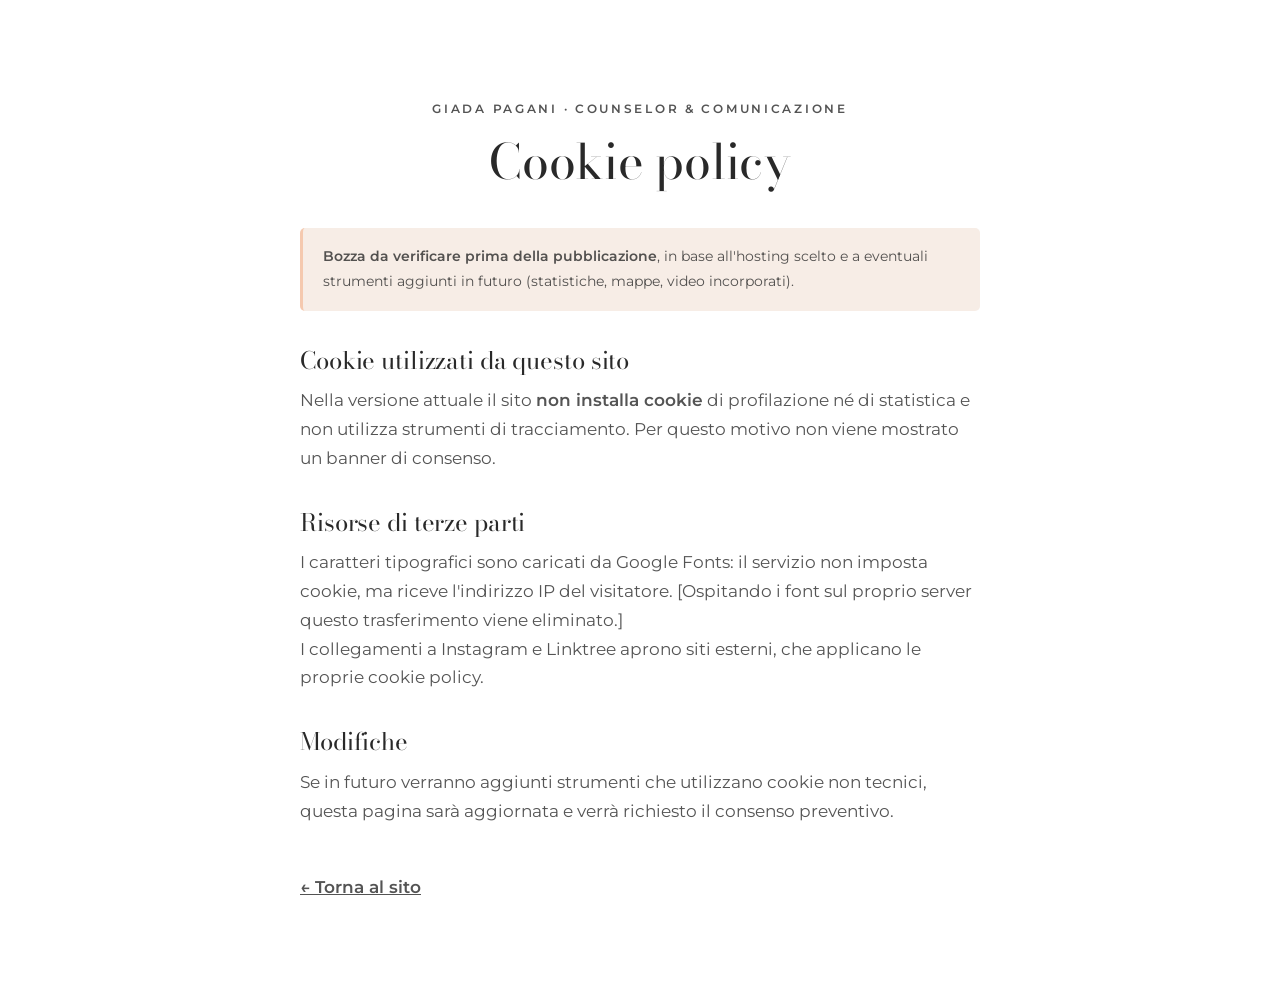
<file: cookie-policy.html>
<!DOCTYPE html>
<html lang="it">
<head>
  <meta charset="UTF-8">
  <meta name="viewport" content="width=device-width, initial-scale=1">
  <title>Cookie Policy | Giada Pagani</title>
  <meta name="robots" content="noindex">
  <link rel="preconnect" href="https://fonts.googleapis.com">
  <link rel="preconnect" href="https://fonts.gstatic.com" crossorigin>
  <link href="https://fonts.googleapis.com/css2?family=Bodoni+Moda:opsz,wght@6..96,400;6..96,500&family=Montserrat:wght@400;500;600&display=swap" rel="stylesheet">
  <link rel="stylesheet" href="styles.css">
  <style>
    .legal { max-width: 760px; margin-inline: auto; }
    .legal h1 { font-size: var(--fs-h2); text-align: center; margin-bottom: 2.5rem; }
    .legal h2 { font-size: 1.5rem; margin: 2.25rem 0 .75rem; }
    .legal p, .legal li { color: var(--text-soft); }
    .draft { padding: 1rem 1.25rem; background: var(--ivory); border-left: 3px solid var(--peach); border-radius: var(--radius); font-size: .9rem; }
    .back { display: inline-block; margin-top: 3rem; font-weight: 600; }
  </style>
</head>
<body>
  <main class="section">
    <div class="container legal">
      <p class="eyebrow" style="text-align:center;margin-bottom:1rem">Giada Pagani · Counselor &amp; Comunicazione</p>
      <h1>Cookie policy</h1>

      <p class="draft"><strong>Bozza da verificare prima della pubblicazione</strong>, in base all'hosting scelto e a eventuali strumenti aggiunti in futuro (statistiche, mappe, video incorporati).</p>

      <h2>Cookie utilizzati da questo sito</h2>
      <p>Nella versione attuale il sito <strong>non installa cookie</strong> di profilazione né di statistica e non utilizza strumenti di tracciamento. Per questo motivo non viene mostrato un banner di consenso.</p>

      <h2>Risorse di terze parti</h2>
      <p>I caratteri tipografici sono caricati da Google Fonts: il servizio non imposta cookie, ma riceve l'indirizzo IP del visitatore. [Ospitando i font sul proprio server questo trasferimento viene eliminato.]</p>
      <p>I collegamenti a Instagram e Linktree aprono siti esterni, che applicano le proprie cookie policy.</p>

      <h2>Modifiche</h2>
      <p>Se in futuro verranno aggiunti strumenti che utilizzano cookie non tecnici, questa pagina sarà aggiornata e verrà richiesto il consenso preventivo.</p>

      <p><a class="back" href="index.html">← Torna al sito</a></p>
    </div>
  </main>
</body>
</html>
</file>
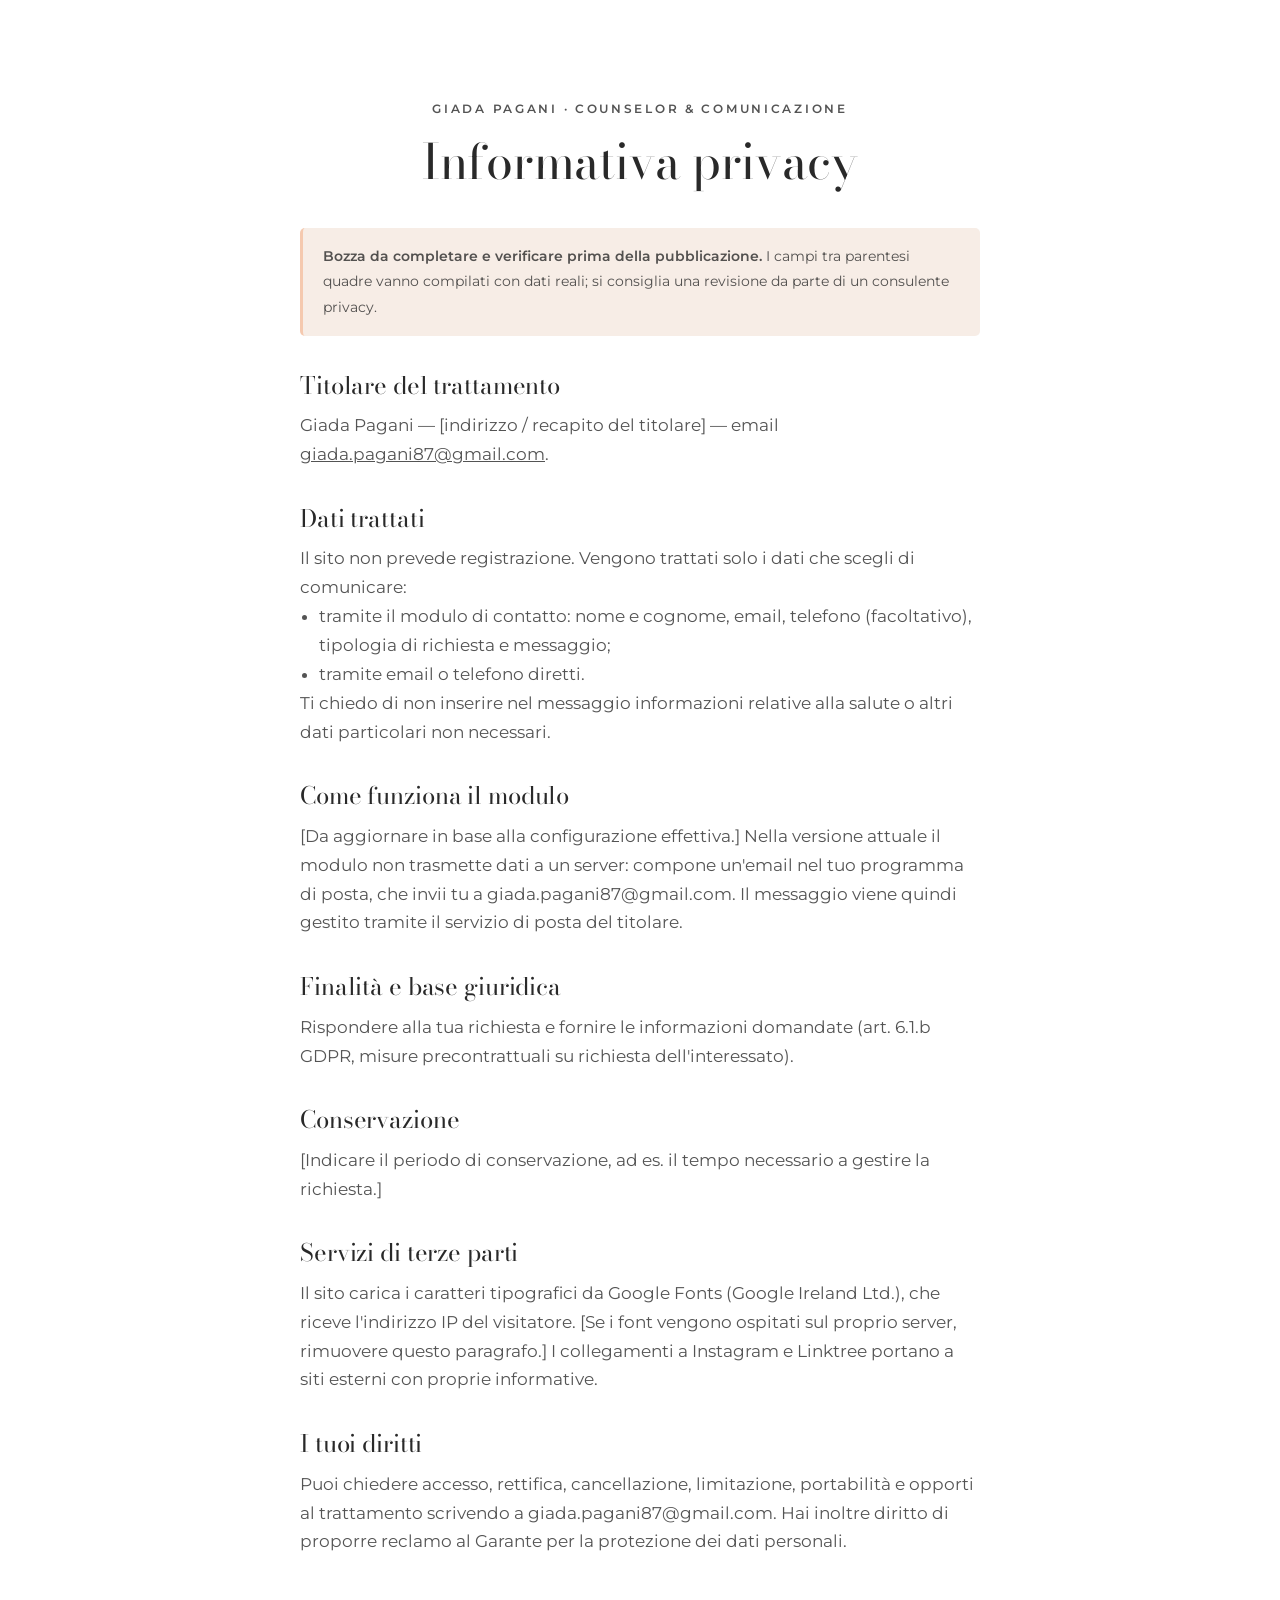
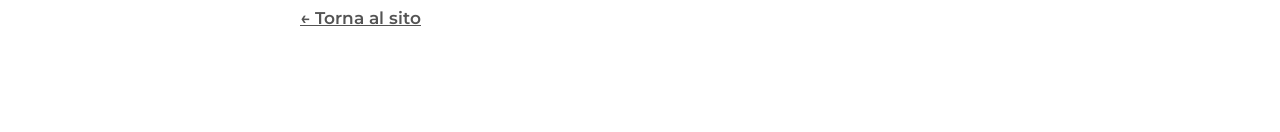
<file: privacy-policy.html>
<!DOCTYPE html>
<html lang="it">
<head>
  <meta charset="UTF-8">
  <meta name="viewport" content="width=device-width, initial-scale=1">
  <title>Privacy Policy | Giada Pagani</title>
  <meta name="robots" content="noindex">
  <link rel="preconnect" href="https://fonts.googleapis.com">
  <link rel="preconnect" href="https://fonts.gstatic.com" crossorigin>
  <link href="https://fonts.googleapis.com/css2?family=Bodoni+Moda:opsz,wght@6..96,400;6..96,500&family=Montserrat:wght@400;500;600&display=swap" rel="stylesheet">
  <link rel="stylesheet" href="styles.css">
  <style>
    .legal { max-width: 760px; margin-inline: auto; }
    .legal h1 { font-size: var(--fs-h2); text-align: center; margin-bottom: 2.5rem; }
    .legal h2 { font-size: 1.5rem; margin: 2.25rem 0 .75rem; }
    .legal p, .legal li { color: var(--text-soft); }
    .legal ul { padding-left: 1.2rem; }
    .draft { padding: 1rem 1.25rem; background: var(--ivory); border-left: 3px solid var(--peach); border-radius: var(--radius); font-size: .9rem; }
    .back { display: inline-block; margin-top: 3rem; font-weight: 600; }
  </style>
</head>
<body>
  <main class="section">
    <div class="container legal">
      <p class="eyebrow" style="text-align:center;margin-bottom:1rem">Giada Pagani · Counselor &amp; Comunicazione</p>
      <h1>Informativa privacy</h1>

      <p class="draft"><strong>Bozza da completare e verificare prima della pubblicazione.</strong> I campi tra parentesi quadre vanno compilati con dati reali; si consiglia una revisione da parte di un consulente privacy.</p>

      <h2>Titolare del trattamento</h2>
      <p>Giada Pagani — [indirizzo / recapito del titolare] — email <a href="mailto:giada.pagani87@gmail.com">giada.pagani87@gmail.com</a>.</p>

      <h2>Dati trattati</h2>
      <p>Il sito non prevede registrazione. Vengono trattati solo i dati che scegli di comunicare:</p>
      <ul>
        <li>tramite il modulo di contatto: nome e cognome, email, telefono (facoltativo), tipologia di richiesta e messaggio;</li>
        <li>tramite email o telefono diretti.</li>
      </ul>
      <p>Ti chiedo di non inserire nel messaggio informazioni relative alla salute o altri dati particolari non necessari.</p>

      <h2>Come funziona il modulo</h2>
      <p>[Da aggiornare in base alla configurazione effettiva.] Nella versione attuale il modulo non trasmette dati a un server: compone un'email nel tuo programma di posta, che invii tu a giada.pagani87@gmail.com. Il messaggio viene quindi gestito tramite il servizio di posta del titolare.</p>

      <h2>Finalità e base giuridica</h2>
      <p>Rispondere alla tua richiesta e fornire le informazioni domandate (art. 6.1.b GDPR, misure precontrattuali su richiesta dell'interessato).</p>

      <h2>Conservazione</h2>
      <p>[Indicare il periodo di conservazione, ad es. il tempo necessario a gestire la richiesta.]</p>

      <h2>Servizi di terze parti</h2>
      <p>Il sito carica i caratteri tipografici da Google Fonts (Google Ireland Ltd.), che riceve l'indirizzo IP del visitatore. [Se i font vengono ospitati sul proprio server, rimuovere questo paragrafo.] I collegamenti a Instagram e Linktree portano a siti esterni con proprie informative.</p>

      <h2>I tuoi diritti</h2>
      <p>Puoi chiedere accesso, rettifica, cancellazione, limitazione, portabilità e opporti al trattamento scrivendo a giada.pagani87@gmail.com. Hai inoltre diritto di proporre reclamo al Garante per la protezione dei dati personali.</p>

      <p><a class="back" href="index.html">← Torna al sito</a></p>
    </div>
  </main>
</body>
</html>
</file>
<file: styles.css>
/* ==========================================================
   DOTT.SSA GIADA PAGANI — Counselor & Comunicazione
   Editorial Minimalism × Narrative Elegance × Human Connection
   ========================================================== */

:root {
  /* Palette (esclusiva) */
  --white:    #FFFFFF;
  --ivory:    #F7EDE6;
  --sage:     #C8CFB7;
  --peach:    #F5C9AF;
  --aqua:     #91BFC4;
  --charcoal: #292929;

  --accent: var(--aqua);
  --accent-soft: color-mix(in srgb, var(--aqua) 30%, var(--white));

  /* Derivati per trasparenza (stesse tinte della palette) */
  --line:        rgba(41, 41, 41, .13);
  --line-strong: rgba(41, 41, 41, .26);
  --text-soft:   rgba(41, 41, 41, .8);

  --serif: "Bodoni Moda", "Didot", "Bodoni 72", Georgia, serif;
  --sans:  "Montserrat", system-ui, -apple-system, "Segoe UI", Arial, sans-serif;

  /* Scala tipografica fluida */
  --fs-h1:      clamp(2.15rem, 1.2rem + 3.6vw, 4.4rem);    /* 34 → 70 */
  --fs-h2:      clamp(1.85rem, 1.35rem + 2.1vw, 3.125rem); /* 30 → 50 */
  --fs-h3:      clamp(1.45rem, 1.3rem + .6vw, 1.875rem);   /* 23 → 30 */
  --fs-body:    clamp(.9375rem, .9rem + .2vw, 1.0313rem);  /* 15 → 16.5 */
  --fs-eyebrow: clamp(.6875rem, .65rem + .15vw, .78rem);   /* 11 → 12.5 */
  --fs-btn:     .8438rem;

  --container: 1220px;
  --gutter: clamp(1.25rem, 4vw, 2.5rem);
  --section-y: clamp(4.25rem, 3rem + 4vw, 6.25rem);
  --radius: 5px;
  --header-h: 76px;

  --ease: cubic-bezier(.22, .61, .36, 1);
}

/* ---------- Reset essenziale ---------- */
*, *::before, *::after { box-sizing: border-box; }
html {
  scroll-behavior: smooth;
  scroll-padding-top: var(--header-h);
  -webkit-text-size-adjust: 100%;
}
body {
  margin: 0;
  font-family: var(--sans);
  font-size: var(--fs-body);
  font-weight: 400;
  line-height: 1.75;
  color: var(--charcoal);
  background: var(--white);
  -webkit-font-smoothing: antialiased;
  overflow-x: hidden;
}
img { display: block; max-width: 100%; height: auto; }
a { color: inherit; }
h1, h2, h3, p, ul, ol, figure, address { margin: 0; }
address { font-style: normal; }
ul[role="list"], ol[role="list"] { list-style: none; padding: 0; }
strong { font-weight: 600; }
button, input, select, textarea { font: inherit; color: inherit; }

.visually-hidden {
  position: absolute !important;
  width: 1px; height: 1px;
  padding: 0; margin: -1px;
  overflow: hidden; clip: rect(0 0 0 0);
  white-space: nowrap; border: 0;
}
.skip-link {
  position: absolute; left: 1rem; top: -100px; z-index: 200;
  background: var(--charcoal); color: var(--white);
  padding: .75rem 1.1rem; border-radius: var(--radius);
  font-weight: 600; font-size: .875rem; text-decoration: none;
}
.skip-link:focus { top: 1rem; }

:focus-visible {
  outline: 2px solid var(--charcoal);
  outline-offset: 3px;
  border-radius: 2px;
}

/* ---------- Layout ---------- */
.container {
  width: 100%;
  max-width: calc(var(--container) + var(--gutter) * 2);
  margin-inline: auto;
  padding-inline: var(--gutter);
}
.container.narrow { max-width: calc(820px + var(--gutter) * 2); }

.section { padding-block: var(--section-y); position: relative; }
.section-compact { padding-block: clamp(3.75rem, 2.8rem + 3vw, 5rem); }

/* Alternanza di due soli sfondi: bianco e avorio */
.bg-white { background: var(--white); }
.bg-ivory { background: var(--ivory); }

/* ---------- Tipografia ---------- */
h1, h2, h3 {
  font-family: var(--serif);
  font-weight: 400;
  color: var(--charcoal);
  letter-spacing: -.005em;
}
h1 { font-size: var(--fs-h1); line-height: 1.1; }
h2 { font-size: var(--fs-h2); line-height: 1.14; text-wrap: balance; }
h3 { font-size: var(--fs-h3); line-height: 1.22; font-weight: 500; }
em { font-style: italic; }

.eyebrow {
  font-family: var(--sans);
  font-size: var(--fs-eyebrow);
  font-weight: 600;
  letter-spacing: .22em;
  text-transform: uppercase;
  line-height: 1.6;
  color: var(--charcoal);
}

.section-head {
  text-align: center;
  max-width: 780px;
  margin: 0 auto clamp(2.5rem, 2rem + 2vw, 3.75rem);
}
.section-head .eyebrow {
  display: inline-flex;
  align-items: center;
  gap: .9rem;
  margin-bottom: 1.1rem;
}
/* filetti azzurri ai lati del mini-titolo */
.section-head .eyebrow::before,
.section-head .eyebrow::after {
  content: "";
  width: 30px; height: 1.5px;
  background: var(--accent);
}

/* ---------- Pulsanti (CTA unificate, azzurro) ---------- */
.btn {
  display: inline-flex;
  align-items: center;
  justify-content: center;
  gap: .6rem;
  min-height: 50px;
  padding: .9rem 1.7rem;
  font-family: var(--sans);
  font-size: var(--fs-btn);
  font-weight: 600;
  letter-spacing: .05em;
  line-height: 1.2;
  text-align: center;
  text-decoration: none;
  white-space: nowrap;
  border-radius: var(--radius);
  border: 1.5px solid transparent;
  cursor: pointer;
  transition: background-color .35s var(--ease), color .35s var(--ease),
              border-color .35s var(--ease), transform .35s var(--ease), box-shadow .35s var(--ease);
}
.btn-primary {
  background: var(--accent);
  color: var(--charcoal);
  border-color: var(--accent);
}
.btn-primary:hover {
  background: var(--charcoal);
  border-color: var(--charcoal);
  color: var(--white);
  transform: translateY(-2px);
  box-shadow: 0 10px 20px -14px rgba(41, 41, 41, .7);
}
.btn-outline {
  background: rgba(255, 255, 255, .55);
  color: var(--charcoal);
  border-color: var(--accent);
}
.btn-outline:hover { background: var(--accent); }
.btn-block { width: 100%; }

/* ==========================================================
   01 · HEADER
   ========================================================== */
.site-header {
  position: sticky;
  top: 0;
  z-index: 100;
  background: var(--white);
  border-bottom: 1px solid var(--line);
}
.header-inner {
  height: var(--header-h);
  display: flex;
  align-items: center;
  gap: 1.5rem;
}
.wordmark {
  display: flex;
  flex-direction: column;
  text-decoration: none;
  line-height: 1;
  flex-shrink: 0;
}
.wordmark-name {
  font-family: var(--serif);
  font-size: 1.45rem;
  font-weight: 500;
  letter-spacing: -.005em;
  white-space: nowrap;
}
.wordmark-sub {
  margin-top: .4rem;
  font-size: .58rem;
  font-weight: 500;
  letter-spacing: .26em;
  text-transform: uppercase;
}
.main-nav { flex: 1; display: flex; justify-content: center; }
.main-nav ul {
  list-style: none; margin: 0; padding: 0;
  display: flex; gap: clamp(.85rem, 1.25vw, 1.6rem);
}
.main-nav a {
  position: relative;
  font-size: .775rem;
  font-weight: 500;
  letter-spacing: .03em;
  text-decoration: none;
  white-space: nowrap;
  padding-block: .35rem;
}
.main-nav ul a::after {
  content: "";
  position: absolute; left: 0; right: 0; bottom: 0;
  height: 1.5px; background: var(--accent);
  transform: scaleX(0); transform-origin: left;
  transition: transform .4s var(--ease);
}
.main-nav ul a:hover::after,
.main-nav ul a[aria-current="true"]::after { transform: scaleX(1); }
.header-cta { min-height: 42px; padding: .65rem 1.15rem; font-size: .78rem; flex-shrink: 0; }
.nav-cta-mobile, .nav-toggle { display: none; }

/* Menu hamburger solo su mobile/tablet: sotto i 1180px le 8 voci non stanno su una riga */
@media (max-width: 1179px) {
  :root { --header-h: 68px; }
  .header-cta { display: none; }
  .nav-toggle {
    display: inline-flex; flex-direction: column; justify-content: center; gap: 7px;
    margin-left: auto;
    width: 46px; height: 46px; padding: 0 11px;
    background: transparent; border: 1px solid var(--line-strong); border-radius: var(--radius);
    cursor: pointer;
  }
  .nav-toggle-bar {
    display: block; height: 1.5px; width: 100%;
    background: var(--charcoal);
    transition: transform .35s var(--ease);
  }
  .nav-toggle[aria-expanded="true"] .nav-toggle-bar:nth-child(2) { transform: translateY(4.25px) rotate(45deg); }
  .nav-toggle[aria-expanded="true"] .nav-toggle-bar:nth-child(3) { transform: translateY(-4.25px) rotate(-45deg); }

  .main-nav {
    position: fixed;
    top: var(--header-h); left: 0; right: 0; bottom: 0;
    background: var(--white);
    padding: 1.25rem var(--gutter) 2.5rem;
    flex-direction: column; justify-content: flex-start;
    overflow-y: auto;
    opacity: 0; visibility: hidden;
    transform: translateY(-8px);
    transition: opacity .35s var(--ease), transform .35s var(--ease), visibility 0s linear .35s;
  }
  .main-nav.is-open {
    opacity: 1; visibility: visible; transform: none;
    transition: opacity .35s var(--ease), transform .35s var(--ease), visibility 0s;
  }
  .main-nav ul { flex-direction: column; gap: 0; }
  .main-nav li { border-bottom: 1px solid var(--line); }
  .main-nav ul a {
    display: block;
    padding: .8rem 0;
    font-family: var(--serif);
    font-size: 1.45rem;
    font-weight: 400;
    letter-spacing: 0;
  }
  .main-nav ul a::after { display: none; }
  .nav-cta-mobile { display: inline-flex; margin-top: 1.75rem; }
  body.nav-open { overflow: hidden; }
}
@media (max-width: 380px) {
  .wordmark-name { font-size: 1.25rem; }
  .wordmark-sub { font-size: .52rem; letter-spacing: .2em; }
}

/* ==========================================================
   02 · HERO
   ========================================================== */
.hero {
  position: relative;
  isolation: isolate;
  display: grid;
  place-items: center;
  min-height: clamp(520px, calc(100svh - var(--header-h)), 780px);
  padding-block: clamp(4.5rem, 3rem + 6vw, 7rem);
  background: var(--ivory);
  overflow: hidden;
}
.hero-media { position: absolute; inset: 0; z-index: -2; }
.hero-media.is-missing { display: none; }
.hero-media img {
  width: 100%; height: 100%;
  object-fit: cover;
  object-position: 45% 55%; /* punto focale: le mani */
}
/* overlay bianco più leggero ai bordi: la fotografia resta visibile */
.hero-overlay {
  position: absolute; inset: 0; z-index: -1;
  background:
    radial-gradient(ellipse 70% 65% at 50% 50%, rgba(255,255,255,.84) 0%, rgba(255,255,255,.68) 60%, rgba(255,255,255,.5) 100%);
}
.hero-content {
  text-align: center;
  max-width: calc(1000px + var(--gutter) * 2);
  display: flex; flex-direction: column; align-items: center;
}
.hero .eyebrow { margin-bottom: clamp(1.25rem, 1rem + 1vw, 1.75rem); }
.h1-line { display: block; text-wrap: balance; }
.h1-accent {
  color: var(--accent);
  font-style: italic;
  font-weight: 600;
  /* alone bianco morbido: separa l'azzurro dalla fotografia */
  text-shadow: 0 0 22px rgba(255,255,255,.95), 0 0 6px rgba(255,255,255,.9);
}
@media (min-width: 900px) {
  .h1-line { white-space: nowrap; } /* desktop: titolo sempre su due righe */
}
.hero-lead {
  margin-top: clamp(1.3rem, 1rem + 1vw, 1.8rem);
  max-width: 600px;
  font-size: clamp(1rem, .95rem + .3vw, 1.15rem);
  font-weight: 500;
  line-height: 1.7;
  color: var(--charcoal);
}
.hero-actions {
  margin-top: clamp(2rem, 1.6rem + 1.2vw, 2.6rem);
  display: flex; flex-wrap: wrap; justify-content: center; gap: .9rem;
}
@media (max-width: 640px) {
  .hero { min-height: auto; padding-block: 4.25rem 4.5rem; }
  .hero-media img { object-position: 44% 60%; }
  .hero-actions { flex-direction: column; width: 100%; max-width: 340px; }
  .hero-actions .btn { width: 100%; }
}

/* ==========================================================
   03 · CHI SONO
   ========================================================== */
.about {
  display: grid;
  grid-template-columns: minmax(0, 4fr) minmax(0, 7fr);
  grid-template-areas:
    "head  head"
    "photo text";
  column-gap: clamp(2.5rem, 2rem + 4vw, 5.5rem);
  align-items: center;
}
.about-head { grid-area: head; }
.about-photo {
  grid-area: photo;
  position: relative;
  width: min(100%, 320px);
  justify-self: center;
  align-self: start; /* desktop: foto allineata più in alto rispetto al testo */
  margin-top: 1.5rem;
  aspect-ratio: 1;
}
.about-photo img {
  position: relative;
  width: 100%; height: 100%;
  object-fit: cover;
  border-radius: 50%;
}
.about-ring {
  position: absolute;
  inset: -14px -14px auto auto;
  width: 100%; aspect-ratio: 1;
  border-radius: 50%;
  border: 1.5px solid var(--accent);
}
.about-photo::before {
  content: "";
  position: absolute;
  width: 30%; aspect-ratio: 1;
  left: -6%; bottom: 2%;
  border-radius: 50%;
  background: var(--accent-soft);
}
.about-text { grid-area: text; max-width: 640px; color: var(--charcoal); }
.about-text p + p { margin-top: 1.05rem; }

@media (max-width: 860px) {
  .about {
    grid-template-columns: 1fr;
    grid-template-areas: "photo" "head" "text";
  }
  .about-photo { width: 200px; margin-top: 0; margin-bottom: 2.25rem; }
  .about-photo .about-ring { inset: -10px -10px auto auto; }
  .about-head { margin-bottom: 2rem; }
  .about-text { margin-inline: auto; }
}

/* ==========================================================
   04 · A CHI MI RIVOLGO
   ========================================================== */
.target-grid {
  display: grid;
  grid-template-columns: repeat(3, minmax(0, 1fr));
  gap: clamp(1.25rem, 1rem + 1vw, 2rem);
}
.target-card {
  position: relative;
  background: var(--white);
  border: 1px solid var(--line);
  border-radius: var(--radius);
  padding: clamp(2rem, 1.6rem + 1.4vw, 2.75rem);
  transition: transform .45s var(--ease), border-color .45s var(--ease);
}
.target-card::before {
  content: "";
  position: absolute; left: -1px; right: -1px; top: -1px;
  height: 4px;
  border-radius: var(--radius) var(--radius) 0 0;
  background: var(--accent);
}
.target-card:hover { transform: translateY(-4px); border-color: var(--line-strong); }
.card-icon {
  display: grid; place-items: center;
  width: 58px; height: 58px;
  border-radius: 50%;
  background: var(--accent-soft);
  margin-bottom: 1.6rem;
}
.card-icon svg, .orbit-icon svg {
  width: 28px; height: 28px;
  fill: none; stroke: var(--charcoal); stroke-width: 1.3;
  stroke-linecap: round; stroke-linejoin: round;
}
.target-card h3 { margin-bottom: 1rem; }
.target-card p { color: var(--text-soft); }
.target-card p + p { margin-top: .9rem; }

.section-cta {
  display: flex; justify-content: center;
  margin-top: clamp(2.75rem, 2.2rem + 2vw, 3.75rem);
}

@media (max-width: 980px) {
  .target-grid { grid-template-columns: 1fr; max-width: 620px; margin-inline: auto; }
}

/* ==========================================================
   05 · APPROCCIO — composizione "orbitale"
   ========================================================== */
.approach-lead {
  max-width: 760px;
  margin: 0 auto clamp(3.25rem, 2.5rem + 3vw, 5rem);
  text-align: center;
  font-family: var(--serif);
  font-style: italic;
  font-size: clamp(1.15rem, 1rem + .55vw, 1.45rem);
  line-height: 1.55;
}
.orbit {
  display: grid;
  grid-template-columns: minmax(0, 1fr) minmax(250px, 330px) minmax(0, 1fr);
  grid-template-rows: auto auto;
  column-gap: clamp(2rem, 1rem + 4vw, 5rem);
  row-gap: clamp(3rem, 2rem + 3vw, 5rem);
  align-items: center;
  max-width: 1120px;
  margin-inline: auto;
}
.orbit-list { display: contents; }
.orbit-core {
  grid-column: 2; grid-row: 1 / 3;
  position: relative;
  width: 100%;
  aspect-ratio: 1;
  display: grid; place-items: center;
}
.orbit-ring { position: absolute; border-radius: 50%; }
.orbit-ring-outer { inset: 0; border: 1.5px solid var(--accent); }
.orbit-ring-dashed { inset: 9%; border: 1px dashed var(--line-strong); }
.orbit-dot {
  position: absolute;
  width: 13px; height: 13px;
  border-radius: 50%;
  background: var(--accent);
  border: 3px solid var(--white);
  box-shadow: 0 0 0 1px var(--accent);
  transform: translate(-50%, -50%);
}
.orbit-dot.d1 { top: 14.65%; left: 14.65%; }
.orbit-dot.d2 { top: 14.65%; left: 85.35%; }
.orbit-dot.d3 { top: 85.35%; left: 14.65%; }
.orbit-dot.d4 { top: 85.35%; left: 85.35%; }
.orbit-center {
  position: absolute; inset: 19%;
  border-radius: 50%;
  background: var(--ivory);
  display: flex; flex-direction: column; align-items: center; justify-content: center;
  text-align: center;
  padding: 1rem;
}
.orbit-small {
  font-size: .62rem;
  font-weight: 600;
  letter-spacing: .2em;
  text-transform: uppercase;
  margin-bottom: .5rem;
}
.orbit-word {
  font-family: var(--serif);
  font-style: italic;
  font-size: clamp(1.15rem, 1rem + .5vw, 1.45rem);
  line-height: 1.2;
}
.orbit-arrow {
  position: relative;
  width: 1.5px; height: 26px;
  margin: .45rem 0 .55rem;
  background: var(--accent);
}
.orbit-arrow::after {
  content: "";
  position: absolute; left: 50%; bottom: 0;
  width: 7px; height: 7px;
  border-right: 1.5px solid var(--accent);
  border-bottom: 1.5px solid var(--accent);
  transform: translate(-50%, 0) rotate(45deg);
}
/* ingresso: gli anelli ruotano e si assestano una sola volta */
.js .orbit-core .orbit-ring-dashed { transform: rotate(-120deg) scale(.92); transition: transform 1.6s var(--ease); }
.js .orbit-core .orbit-dot { opacity: 0; transition: opacity .6s var(--ease) .9s; }
.js .orbit-core.is-visible .orbit-ring-dashed { transform: none; }
.js .orbit-core.is-visible .orbit-dot { opacity: 1; }

.orbit-item { max-width: 360px; }
.orbit-item.o1 { grid-column: 1; grid-row: 1; text-align: right; justify-self: end; }
.orbit-item.o3 { grid-column: 1; grid-row: 2; text-align: right; justify-self: end; }
.orbit-item.o2 { grid-column: 3; grid-row: 1; }
.orbit-item.o4 { grid-column: 3; grid-row: 2; }
.orbit-icon {
  display: grid; place-items: center;
  width: 52px; height: 52px;
  border-radius: 50%;
  background: var(--accent-soft);
  margin-bottom: 1.1rem;
}
.o1 .orbit-icon, .o3 .orbit-icon { margin-left: auto; }
.orbit-icon svg { width: 25px; height: 25px; stroke-width: 1.4; }
.orbit-item h3 {
  font-size: clamp(1.3rem, 1.2rem + .45vw, 1.6rem);
  margin-bottom: .6rem;
}
.orbit-item p { color: var(--text-soft); line-height: 1.7; }

@media (max-width: 900px) {
  .orbit {
    grid-template-columns: 1fr;
    grid-template-rows: none;
    row-gap: 2.5rem;
    max-width: 560px;
  }
  .orbit-core { grid-column: auto; grid-row: auto; width: min(250px, 80%); justify-self: center; margin-bottom: .5rem; }
  .orbit-item, .orbit-item.o1, .orbit-item.o2, .orbit-item.o3, .orbit-item.o4 {
    grid-column: auto; grid-row: auto;
    text-align: center; justify-self: center; max-width: 480px;
  }
  .orbit-icon, .o1 .orbit-icon, .o3 .orbit-icon { margin-inline: auto; }
}

/* ==========================================================
   06 · SERVIZI
   ========================================================== */
.services-grid {
  display: grid;
  grid-template-columns: repeat(4, minmax(0, 1fr));
  gap: clamp(1rem, .75rem + 1vw, 1.5rem);
  align-items: stretch;
}
.service-card {
  display: flex; flex-direction: column;
  background: var(--white);
  border: 1px solid var(--line);
  border-radius: var(--radius);
  overflow: hidden;
  transition: transform .45s var(--ease), border-color .45s var(--ease), box-shadow .45s var(--ease);
}
.service-card:hover {
  transform: translateY(-4px);
  border-color: var(--line-strong);
  box-shadow: 0 18px 30px -26px rgba(41, 41, 41, .45);
}
.service-media {
  position: relative;
  aspect-ratio: 4 / 3;
  overflow: hidden;
  background: var(--accent-soft);
}
.service-media img {
  width: 100%; height: 100%;
  object-fit: cover;
  transition: transform 1.2s var(--ease);
}
.service-card:hover .service-media img { transform: scale(1.04); }
.service-body {
  flex: 1;
  display: flex; flex-direction: column;
  padding: 1.5rem 1.5rem 1.4rem;
}
.service-body h3 {
  font-size: clamp(1.25rem, 1.15rem + .3vw, 1.4rem);
  line-height: 1.25;
  margin-bottom: .8rem;
}
.service-desc {
  flex: 1;
  font-size: .9rem;
  line-height: 1.7;
  color: var(--text-soft);
  margin-bottom: 1.25rem;
}
.service-toggle {
  align-self: flex-start;
  display: inline-flex; align-items: center; gap: .65rem;
  padding: .45rem 0;
  background: none;
  border: 0;
  border-bottom: 1.5px solid var(--accent);
  font-family: var(--sans);
  font-size: .72rem;
  font-weight: 600;
  letter-spacing: .16em;
  text-transform: uppercase;
  cursor: pointer;
}
.service-more {
  display: grid;
  grid-template-rows: 0fr;
  transition: grid-template-rows .45s var(--ease);
}
.service-more.is-open { grid-template-rows: 1fr; }
.service-more-inner { overflow: hidden; }
.service-label {
  margin-top: 1.2rem;
  font-size: .68rem;
  font-weight: 600;
  letter-spacing: .2em;
  text-transform: uppercase;
}
.service-list {
  list-style: none;
  padding: 0;
  margin-top: .7rem;
  display: grid; gap: .45rem;
}
.service-list li {
  position: relative;
  padding-left: 1.3rem;
  font-size: .87rem;
  line-height: 1.55;
}
.service-list li::before {
  content: "";
  position: absolute; left: 0; top: .72em;
  width: .7rem; height: 1.5px;
  background: var(--accent);
}

@media (max-width: 1099px) {
  .services-grid { grid-template-columns: repeat(2, minmax(0, 1fr)); max-width: 760px; margin-inline: auto; }
}
@media (max-width: 599px) {
  .services-grid { grid-template-columns: 1fr; max-width: 440px; }
}

/* ==========================================================
   07 · COME FUNZIONA — timeline con avanzamento allo scroll
   ========================================================== */
.timeline-wrap {
  --dot: 58px;
  position: relative;
  max-width: 1160px;
  margin-inline: auto;
}
.timeline {
  position: relative;
  display: grid;
  grid-template-columns: repeat(4, minmax(0, 1fr));
  gap: clamp(1.5rem, 1rem + 2vw, 3rem);
  text-align: center;
}
/* linea: posizione calcolata in JS (fallback CSS) */
.timeline-track {
  position: absolute;
  top: calc(var(--dot) / 2);
  left: 12.5%; right: 12.5%;
  height: 1px;
  background: var(--line-strong);
}
.timeline-progress {
  position: absolute; left: 0; top: -1px;
  height: 3px; width: 100%;
  border-radius: 3px;
  background: var(--accent);
  transform-origin: left center;
  transform: scaleX(var(--p, 1));
}
.step { position: relative; }
.step-dot {
  position: relative;
  z-index: 1;
  display: grid; place-items: center;
  width: var(--dot); height: var(--dot);
  margin: 0 auto 1.6rem;
  border-radius: 50%;
  background: var(--white);
  border: 1.5px solid var(--accent);
  transition: background-color .5s var(--ease), transform .5s var(--ease);
}
.step-dot svg {
  width: 24px; height: 24px;
  fill: none; stroke: var(--charcoal); stroke-width: 1.4;
  stroke-linecap: round; stroke-linejoin: round;
}
.step:hover .step-dot { transform: scale(1.08); }
.step-kicker {
  font-size: var(--fs-eyebrow);
  font-weight: 600;
  letter-spacing: .2em;
  text-transform: uppercase;
  margin-bottom: .55rem;
  color: var(--text-soft);
}
.step h3 { font-size: clamp(1.3rem, 1.15rem + .5vw, 1.6rem); margin-bottom: .75rem; }
.step > p:last-child { color: var(--text-soft); max-width: 30ch; margin-inline: auto; font-size: .94em; }

/* stato "attivo" quando l'avanzamento raggiunge il passo */
.step.is-active .step-dot {
  background: var(--accent);
  animation: step-pulse 1.1s var(--ease) 1;
}
.js .step > :not(.step-dot) { opacity: .3; transform: translateY(14px); transition: opacity .7s var(--ease), transform .7s var(--ease); }
.js .step.is-active > :not(.step-dot) { opacity: 1; transform: none; }
.js .step:not(.is-active) .step-dot { border-color: var(--line-strong); }
@keyframes step-pulse {
  0%   { box-shadow: 0 0 0 0 rgba(145, 191, 196, .75); }
  100% { box-shadow: 0 0 0 18px rgba(145, 191, 196, 0); }
}

@media (max-width: 820px) {
  .timeline-wrap { --dot: 50px; max-width: 540px; }
  ol.timeline[role="list"] {
    grid-template-columns: 1fr;
    gap: 2.5rem;
    text-align: left;
    padding-left: calc(var(--dot) + 1.25rem);
  }
  .timeline-track {
    top: calc(var(--dot) / 2); bottom: calc(var(--dot) / 2);
    left: calc(var(--dot) / 2); right: auto;
    width: 1px; height: auto;
  }
  .timeline-progress {
    left: -1px; top: 0;
    width: 3px; height: 100%;
    transform-origin: center top;
    transform: scaleY(var(--p, 1));
  }
  .step-dot {
    position: absolute;
    left: calc(-1 * (var(--dot) + 1.25rem)); top: -.2rem;
    margin: 0;
  }
  .step > p:last-child { max-width: none; margin-inline: 0; }
}

/* ==========================================================
   08 · DOVE RICEVO
   ========================================================== */
#dove-ricevo .section-head { margin-bottom: 2rem; }
.address-box {
  display: flex; align-items: center; gap: 1.1rem;
  width: fit-content;
  margin-inline: auto;
  padding: 1.1rem 2rem 1.1rem 1.2rem;
  background: var(--white);
  border: 1px solid var(--line);
  border-radius: var(--radius);
}
.address-icon {
  display: grid; place-items: center;
  flex-shrink: 0;
  width: 46px; height: 46px;
  border-radius: 50%;
  background: var(--accent);
}
.address-icon svg {
  width: 21px; height: 21px;
  fill: none; stroke: var(--charcoal); stroke-width: 1.5;
  stroke-linecap: round; stroke-linejoin: round;
}
.address-label {
  display: block;
  font-size: .66rem;
  font-weight: 600;
  letter-spacing: .2em;
  text-transform: uppercase;
  line-height: 1.5;
}
.address-line {
  display: block;
  font-family: var(--serif);
  font-size: 1.4rem;
  line-height: 1.3;
}

/* ==========================================================
   09 · FAQ
   ========================================================== */
.faq { display: grid; gap: .75rem; }
.faq-item {
  background: var(--ivory);
  border-radius: var(--radius);
  padding-inline: clamp(1.1rem, .9rem + 1vw, 1.75rem);
}
.faq-q { font-family: var(--sans); font-size: inherit; font-weight: inherit; }
.faq-q button {
  width: 100%;
  display: flex; align-items: center; justify-content: space-between; gap: 1.25rem;
  padding: 1.25rem 0;
  background: none; border: 0;
  text-align: left;
  font-family: var(--sans);
  font-size: clamp(.95rem, .92rem + .2vw, 1.05rem);
  font-weight: 500;
  line-height: 1.5;
  cursor: pointer;
}
.faq-q button:hover span:first-child { text-decoration: underline; text-decoration-color: var(--accent); text-decoration-thickness: 1.5px; text-underline-offset: 5px; }
.faq-icon {
  position: relative;
  flex-shrink: 0;
  width: 34px; height: 34px;
  border-radius: 50%;
  background: var(--white);
  transition: background-color .35s var(--ease);
}
.faq-icon::before, .faq-icon::after {
  content: "";
  position: absolute; left: 50%; top: 50%;
  width: 12px; height: 1.5px;
  background: var(--charcoal);
  transform: translate(-50%, -50%);
  transition: transform .35s var(--ease);
}
.faq-icon::after { transform: translate(-50%, -50%) rotate(90deg); }
.faq-q button[aria-expanded="true"] .faq-icon { background: var(--accent); }
.faq-q button[aria-expanded="true"] .faq-icon::after { transform: translate(-50%, -50%) rotate(0deg); }

.faq-a {
  display: grid;
  grid-template-rows: 0fr;
  transition: grid-template-rows .45s var(--ease);
}
.faq-a.is-open { grid-template-rows: 1fr; }
.faq-a-inner { overflow: hidden; }
.faq-a p {
  padding: 0 3.25rem 1.4rem 0;
  color: var(--text-soft);
}
@media (max-width: 640px) { .faq-a p { padding-right: 0; } }

/* ==========================================================
   10 · CONTATTI
   ========================================================== */
.contact-form-wrap {
  max-width: 620px;
  margin-inline: auto;
  background: var(--white);
  border: 1px solid var(--line);
  border-radius: var(--radius);
  padding: clamp(1.5rem, 1.1rem + 1.6vw, 2.5rem);
}
.contact-form { display: grid; gap: 1.1rem; }
.field-row { display: grid; grid-template-columns: 1fr 1fr; gap: 1.1rem; }
.field { display: grid; gap: .4rem; }
.field label {
  font-size: .72rem;
  font-weight: 600;
  letter-spacing: .08em;
  text-transform: uppercase;
}
.opt { font-weight: 400; text-transform: none; letter-spacing: 0; }
.field input[type="text"],
.field input[type="email"],
.field input[type="tel"],
.field select,
.field textarea {
  width: 100%;
  min-height: 48px;
  padding: .7rem .95rem;
  background: var(--white);
  border: 1px solid var(--line-strong);
  border-radius: var(--radius);
  font-size: 1rem; /* evita lo zoom automatico su iOS */
  line-height: 1.5;
  transition: border-color .3s var(--ease), box-shadow .3s var(--ease);
}
.field textarea { resize: vertical; min-height: 112px; }
.field input:focus, .field select:focus, .field textarea:focus {
  outline: none;
  border-color: var(--charcoal);
  box-shadow: 0 0 0 3px rgba(145, 191, 196, .55);
}
.field [aria-invalid="true"] { border-color: var(--charcoal); border-width: 2px; }
.select-wrap { position: relative; }
.select-wrap::after {
  content: "";
  position: absolute; right: 1.1rem; top: 50%;
  width: 8px; height: 8px;
  border-right: 1.5px solid var(--charcoal);
  border-bottom: 1.5px solid var(--charcoal);
  transform: translateY(-70%) rotate(45deg);
  pointer-events: none;
}
.field select { appearance: none; -webkit-appearance: none; padding-right: 2.75rem; cursor: pointer; }

.field-check {
  grid-template-columns: auto 1fr;
  align-items: start;
  gap: .75rem;
}
.field-check input {
  width: 20px; height: 20px;
  margin: .1rem 0 0;
  accent-color: var(--accent);
  cursor: pointer;
}
.field-check label {
  font-size: .875rem;
  font-weight: 400;
  letter-spacing: 0;
  text-transform: none;
  line-height: 1.55;
  cursor: pointer;
}
.field-check a { font-weight: 600; text-decoration-color: var(--accent); text-decoration-thickness: 1.5px; text-underline-offset: 3px; }

.form-status:empty { display: none; }
.form-status {
  font-size: .875rem;
  line-height: 1.55;
  padding: .85rem 1rem;
  border-radius: var(--radius);
  background: var(--ivory);
  border-left: 3px solid var(--accent);
}

@media (max-width: 520px) {
  .field-row { grid-template-columns: 1fr; }
}

/* ==========================================================
   11 · FOOTER
   ========================================================== */
.site-footer {
  background: var(--charcoal);
  color: var(--white);
  padding-top: clamp(3.5rem, 3rem + 2vw, 4.75rem);
}
.site-footer a { text-decoration: none; transition: opacity .3s var(--ease); }
.site-footer a:hover { opacity: .75; text-decoration: underline; text-decoration-color: var(--accent); text-underline-offset: 4px; }
.site-footer :focus-visible { outline-color: var(--white); }
.footer-grid {
  display: grid;
  grid-template-columns: minmax(0, 1.5fr) minmax(0, 1fr) minmax(0, 1.2fr);
  gap: clamp(2rem, 1.5rem + 3vw, 4.5rem);
  padding-bottom: 3rem;
}
.footer-name {
  font-family: var(--serif);
  font-size: 1.8rem;
  font-weight: 500;
  line-height: 1.1;
}
.footer-role {
  margin-top: .6rem;
  font-size: .6875rem;
  font-weight: 500;
  letter-spacing: .16em;
  text-transform: uppercase;
  line-height: 1.8;
}
.footer-text {
  margin-top: 1.25rem;
  max-width: 40ch;
  font-size: .9rem;
  line-height: 1.75;
  opacity: .88;
}
.footer-title {
  font-size: .6875rem;
  font-weight: 600;
  letter-spacing: .2em;
  text-transform: uppercase;
  margin-bottom: 1.1rem;
  color: var(--accent);
}
.footer-nav ul { display: grid; grid-template-columns: repeat(2, auto); justify-content: start; column-gap: 2rem; row-gap: .55rem; font-size: .9rem; }
.footer-contacts ul { display: grid; gap: .55rem; font-size: .9rem; }
.footer-contacts a { overflow-wrap: anywhere; }
.footer-bottom {
  display: flex; flex-wrap: wrap; align-items: center; justify-content: space-between; gap: .75rem 2rem;
  padding-block: 1.5rem;
  border-top: 1px solid rgba(255,255,255,.18);
  font-size: .78rem;
}
.footer-bottom p { opacity: .85; }
.footer-legal { display: flex; gap: 1.5rem; }

@media (max-width: 900px) {
  .footer-grid { grid-template-columns: 1fr 1fr; }
  .footer-brand { grid-column: 1 / -1; }
}
@media (max-width: 560px) {
  .footer-grid { grid-template-columns: 1fr; }
  .footer-bottom { flex-direction: column; align-items: flex-start; }
}

/* ==========================================================
   Animazioni (leggere) + prefers-reduced-motion
   ========================================================== */
.js .reveal {
  opacity: 0;
  transform: translateY(18px);
  transition: opacity .9s var(--ease), transform .9s var(--ease);
}
.js .reveal.is-visible { opacity: 1; transform: none; }

@media (prefers-reduced-motion: reduce) {
  html { scroll-behavior: auto; }
  *, *::before, *::after {
    animation-duration: .01ms !important;
    transition-duration: .01ms !important;
  }
  .js .reveal, .js .step > :not(.step-dot) { opacity: 1; transform: none; }
  .target-card:hover, .service-card:hover, .btn-primary:hover, .step:hover .step-dot { transform: none; }
  .service-card:hover .service-media img { transform: none; }
}
</file>
